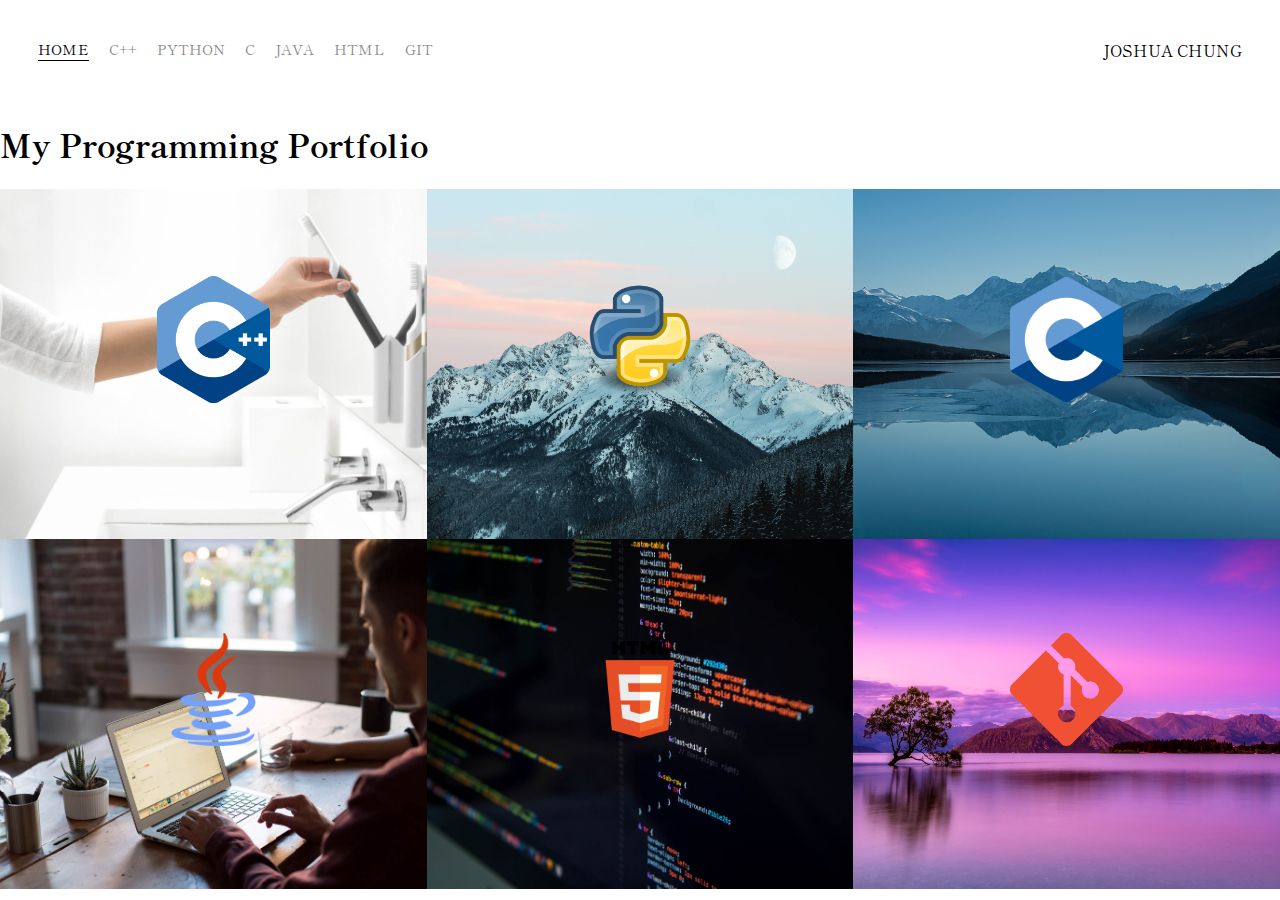
<file: index.html>
<!DOCTYPE html>
<html>
<head>
    <meta charset="utf-8" />
    <title>Joshua Chung's Portfolio</title>
    <link href="https://fonts.googleapis.com/css2?family=Shippori+Mincho+B1&display=swap" rel="stylesheet">
    <link rel="stylesheet" href="styles.css">
</head>
<body>
    <div class="container">
        <div class="nav-wrapper">
            <div class="left-side">
                <div class="nav-link-wrapper active-nav-link">
                    <a href="index.html">Home</a>
                </div>

                <div class="nav-link-wrapper">
                    <a href="Cpp.html">C++</a>
                </div>

                <div class="nav-link-wrapper">
                    <a href="Python.html">Python</a>
                </div>

                <div class="nav-link-wrapper">
                    <a href="C.html">C</a>
                </div>

                <div class="nav-link-wrapper">
                    <a href="Java.html">Java</a>
                </div>

                <div class="nav-link-wrapper">
                    <a href="HTML.html">HTML</a>
                </div>

                <div class="nav-link-wrapper">
                    <a href="Git.html">Git</a>
                </div>
            </div>

            <div class="right-side">
                <div class="brand">
                    <div>JOSHUA CHUNG</div>
                </div>
            </div>
        </div>

        <div class="heading">
            <h1>My Programming Portfolio</h1>
        </div>

        <div class="content-wrapper">
            <div class="portfolio-items-wrapper">

                <div class="portfolio-item-wrapper">
                    <div class="portfolio-img-background" style="background-image:url(images/portfolio1.jpg)"></div>

                    <div class="img-text-wrapper">
                        <div class="logo-wrapper">
                            <img src="images/logos/Cpp.png">
                        </div>

                        <div class="subtitle">
                            C++
                        </div>
                    </div>
                </div>

                <div class="portfolio-item-wrapper">
                    <div class="portfolio-img-background" style="background-image:url(images/portfolio2.jpg)"></div>

                    <div class="img-text-wrapper">
                        <div class="logo-wrapper">
                            <img src="images/logos/Python.png">
                        </div>

                        <div class="subtitle">
                            Python
                        </div>
                    </div>
                </div>

                <div class="portfolio-item-wrapper">
                    <div class="portfolio-img-background" style="background-image:url(images/portfolio3.jpg)"></div>

                    <div class="img-text-wrapper">
                        <div class="logo-wrapper">
                            <img src="images/logos/C.png">
                        </div>

                        <div class="subtitle">
                            C
                        </div>
                    </div>
                </div>

                <div class="portfolio-item-wrapper">
                    <div class="portfolio-img-background" style="background-image:url(images/portfolio4.jpg)"></div>

                    <div class="img-text-wrapper">
                        <div class="logo-wrapper">
                            <img src="images/logos/Java.png">
                        </div>

                        <div class="subtitle">
                            Java
                        </div>
                    </div>
                </div>

                <div class="portfolio-item-wrapper">
                    <div class="portfolio-img-background" style="background-image:url(images/portfolio5.jpg)"></div>

                    <div class="img-text-wrapper">
                        <div class="logo-wrapper">
                            <img src="images/logos/html.png">
                        </div>

                        <div class="subtitle">
                            HTML
                        </div>
                    </div>
                </div>

                <div class="portfolio-item-wrapper">
                    <div class="portfolio-img-background" style="background-image:url(images/portfolio6.jpg)"></div>

                    <div class="img-text-wrapper">
                        <div class="logo-wrapper">
                            <img src="images/logos/git.png">
                        </div>

                        <div class="subtitle">
                            Git
                        </div>
                    </div>
                </div>
            </div>
        </div>
        
    </div>
</body>
<script>
    const portfolioItems = document.querySelectorAll('.portfolio-item-wrapper')
    
    portfolioItems.forEach(portfolioItem => {
        portfolioItem.addEventListener('mouseover', () => {
            portfolioItem.childNodes[1].classList.add('img-darken');
        })

        portfolioItem.addEventListener('mouseout', () => {
            portfolioItem.childNodes[1].classList.remove('img-darken');
        })
    })
</script>
</html>
</file>
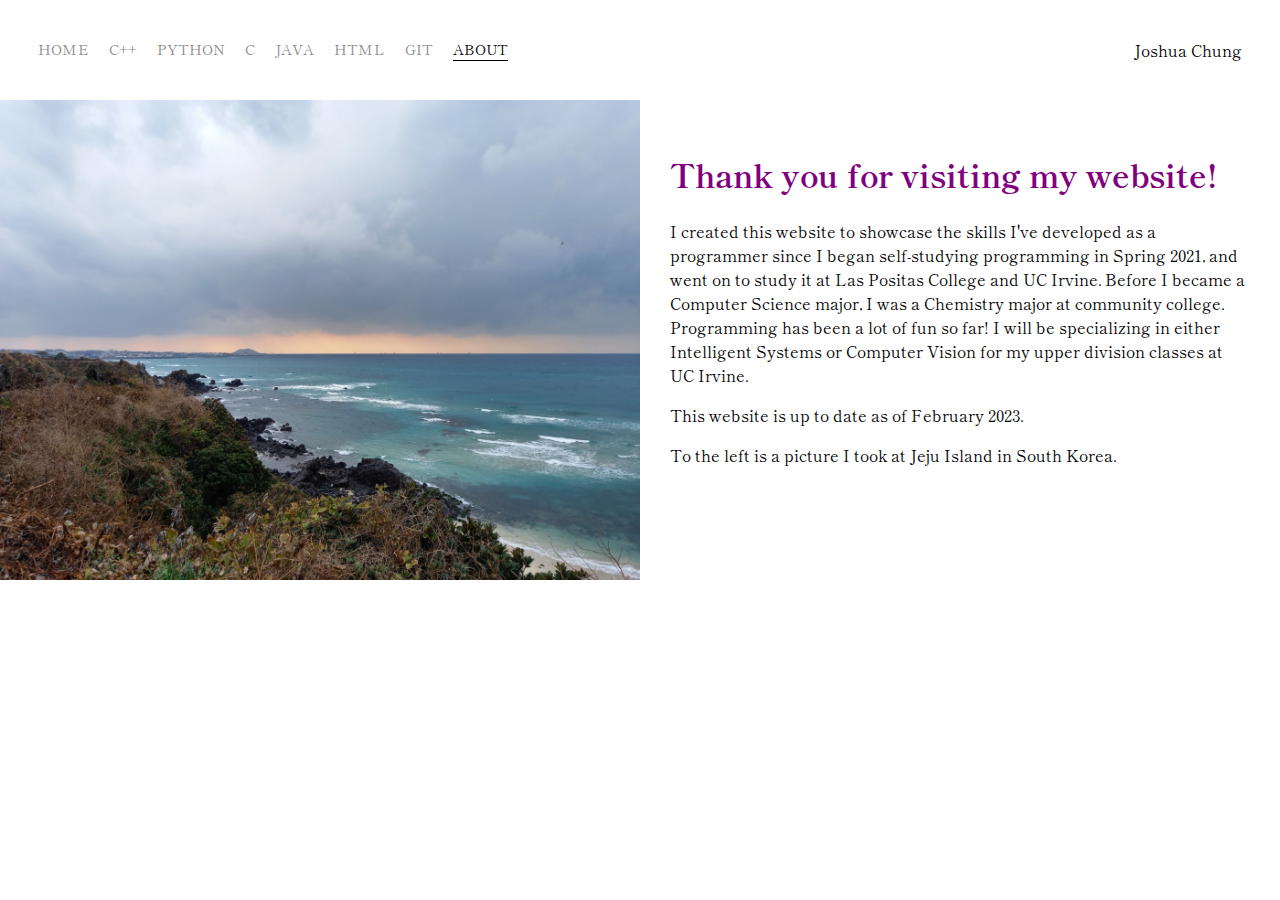
<file: about.html>
<!DOCTYPE html>
<html>
<head>
    <meta charset="utf-8" />
    <title>About</title>
    <link href="https://fonts.googleapis.com/css2?family=Shippori+Mincho+B1&display=swap" rel="stylesheet">
    <link rel="stylesheet" href="styles.css">
</head>
<body>
    <div class="container">
        <div class="nav-wrapper">
            <div class="left-side">
                <div class="nav-link-wrapper">
                    <a href="index.html">Home</a>
                </div>

                <div class="nav-link-wrapper">
                    <a href="Cpp.html">C++</a>
                </div>

                <div class="nav-link-wrapper">
                    <a href="Python.html">Python</a>
                </div>

                <div class="nav-link-wrapper">
                    <a href="C.html">C</a>
                </div>

                <div class="nav-link-wrapper">
                    <a href="Java.html">Java</a>
                </div>

                <div class="nav-link-wrapper">
                    <a href="HTML.html">HTML</a>
                </div>

                <div class="nav-link-wrapper">
                    <a href="Git.html">Git</a>
                </div>

                <div class="nav-link-wrapper active-nav-link">
                    <a href="about.html">About</a>
                </div>
            </div>

            <div class="right-side">
                <div class="brand">
                    <div>Joshua Chung</div>
                </div>
            </div>
        </div>

        <div class="content-wrapper">
            <div class="two-column-wrapper">
                <div class="profile-image-wrapper">
                    <img src="images/about-photo.jpg">
                </div>

                <div class="profile-content-wrapper">
                    <h1>Thank you for visiting my website!</h1>

                    <p>
                        I created this website to showcase the skills I've developed as a programmer since I began self-studying programming in Spring 2021, 
                        and went on to study it at Las Positas College and UC Irvine.
                        Before I became a Computer Science major, I was a Chemistry major at community college. Programming has been a lot of fun so far!
                        I will be specializing in either Intelligent Systems or Computer Vision for my upper division classes at UC Irvine.
                    </p>

                    <p>
                        This website is up to date as of February 2023.
                    </p>

                    <p>
                        To the left is a picture I took at Jeju Island in South Korea.
                    </p>
                </div>
            </div>
        </div>
    </div>
</body>
</html>
</file>
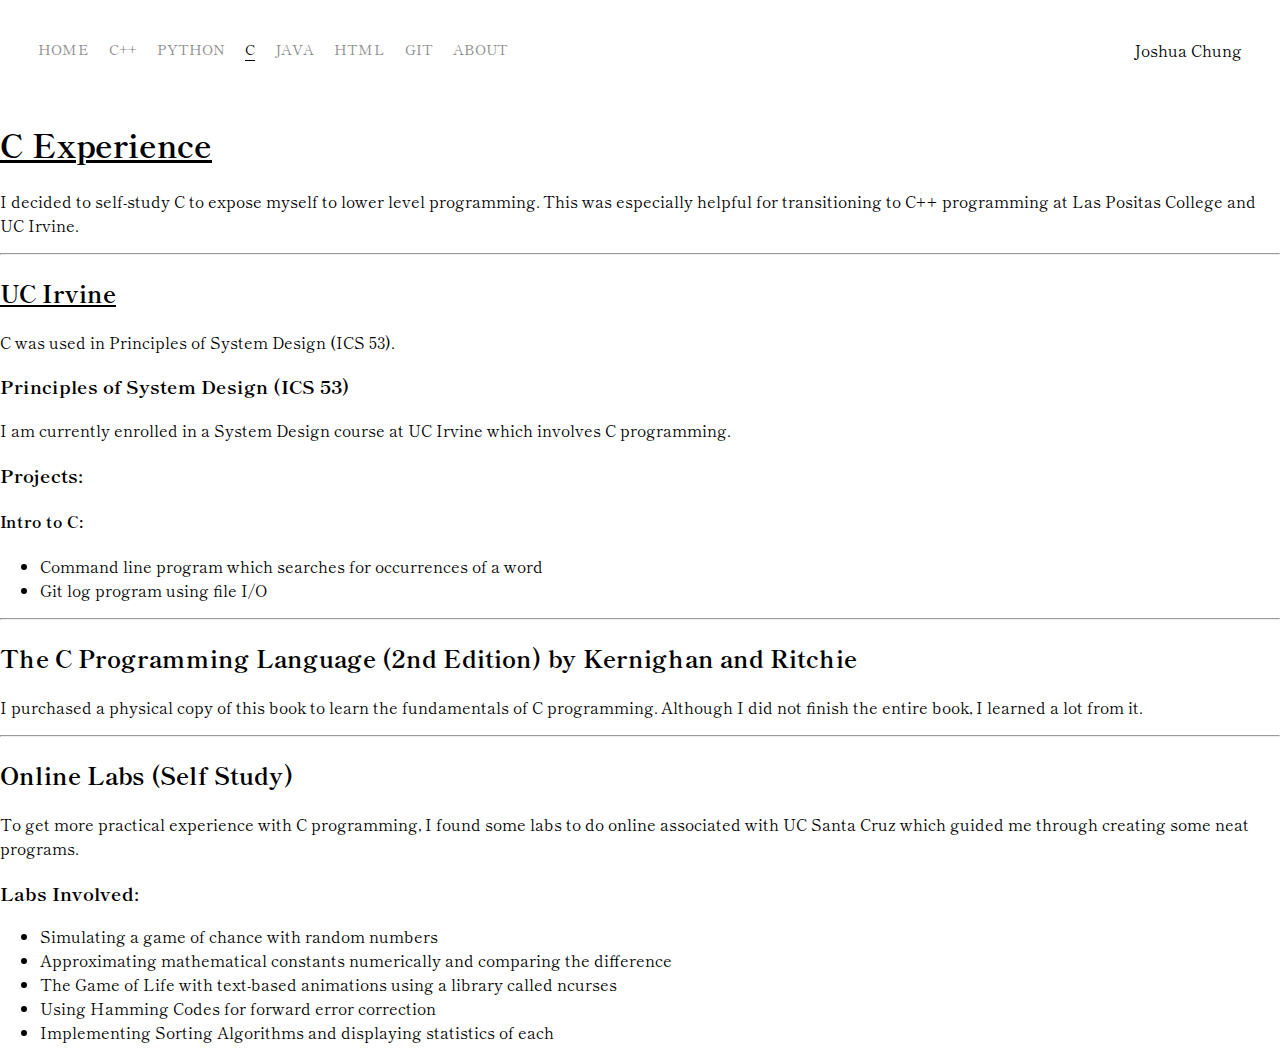
<file: C.html>
<!DOCTYPE html>
<html>
<head>
    <meta charset="utf-8" />
    <title>Joshua Chung's Portfolio</title>
    <link href="https://fonts.googleapis.com/css2?family=Shippori+Mincho+B1&display=swap" rel="stylesheet">
    <link rel="stylesheet" href="styles.css">
</head>
<body>
    <div class="container">
        <div class="nav-wrapper">
            <div class="left-side">
                <div class="nav-link-wrapper">
                    <a href="index.html">Home</a>
                </div>

                <div class="nav-link-wrapper">
                    <a href="Cpp.html">C++</a>
                </div>

                <div class="nav-link-wrapper">
                    <a href="Python.html">Python</a>
                </div>

                <div class="nav-link-wrapper active-nav-link">
                    <a href="C.html">C</a>
                </div>

                <div class="nav-link-wrapper">
                    <a href="Java.html">Java</a>
                </div>

                <div class="nav-link-wrapper">
                    <a href="HTML.html">HTML</a>
                </div>

                <div class="nav-link-wrapper">
                    <a href="Git.html">Git</a>
                </div>

                <div class="nav-link-wrapper">
                    <a href="about.html">About</a>
                </div>
            </div>

            <div class="right-side">
                <div class="brand">
                    <div>Joshua Chung</div>
                </div>
            </div>
        </div>

        <div class="content-wrapper">
            <h1><u>C Experience</u></h1>
            <p>
                I decided to self-study C to expose myself to lower level programming. This was especially helpful for transitioning
                to C++ programming at Las Positas College and UC Irvine.
            </p>
            <hr>

            <h2><u>UC Irvine</u></h2>
            <p>
                C was used in Principles of System Design (ICS 53).
            </p>

            <h3>Principles of System Design (ICS 53)</h3>
            <p>
                I am currently enrolled in a System Design course at UC Irvine which involves C programming.
            </p>
            <h3>Projects:</h3>
            <h4>Intro to C:</h4>
            <ul>
                <li>Command line program which searches for occurrences of a word</li>
                <li>Git log program using file I/O</li>
            </ul>
            <hr>

            <h2>The C Programming Language (2nd Edition) by Kernighan and Ritchie</h2>
            <p>
                I purchased a physical copy of this book to learn the fundamentals of C programming. Although I did not finish
                the entire book, I learned a lot from it.
            </p>
            <hr>

            <h2>Online Labs (Self Study)</h2>
            <p>
                To get more practical experience with C programming, I found some labs to do online associated with UC Santa Cruz
                which guided me through creating some neat programs.
            </p>
            <h3>Labs Involved:</h3>
            <ul>
                <li>Simulating a game of chance with random numbers</li>
                <li>Approximating mathematical constants numerically and comparing the difference</li>
                <li>The Game of Life with text-based animations using a library called ncurses</li>
                <li>Using Hamming Codes for forward error correction</li>
                <li>Implementing Sorting Algorithms and displaying statistics of each</li>
            </ul>
        </div>
    </div>
</body>
</file>
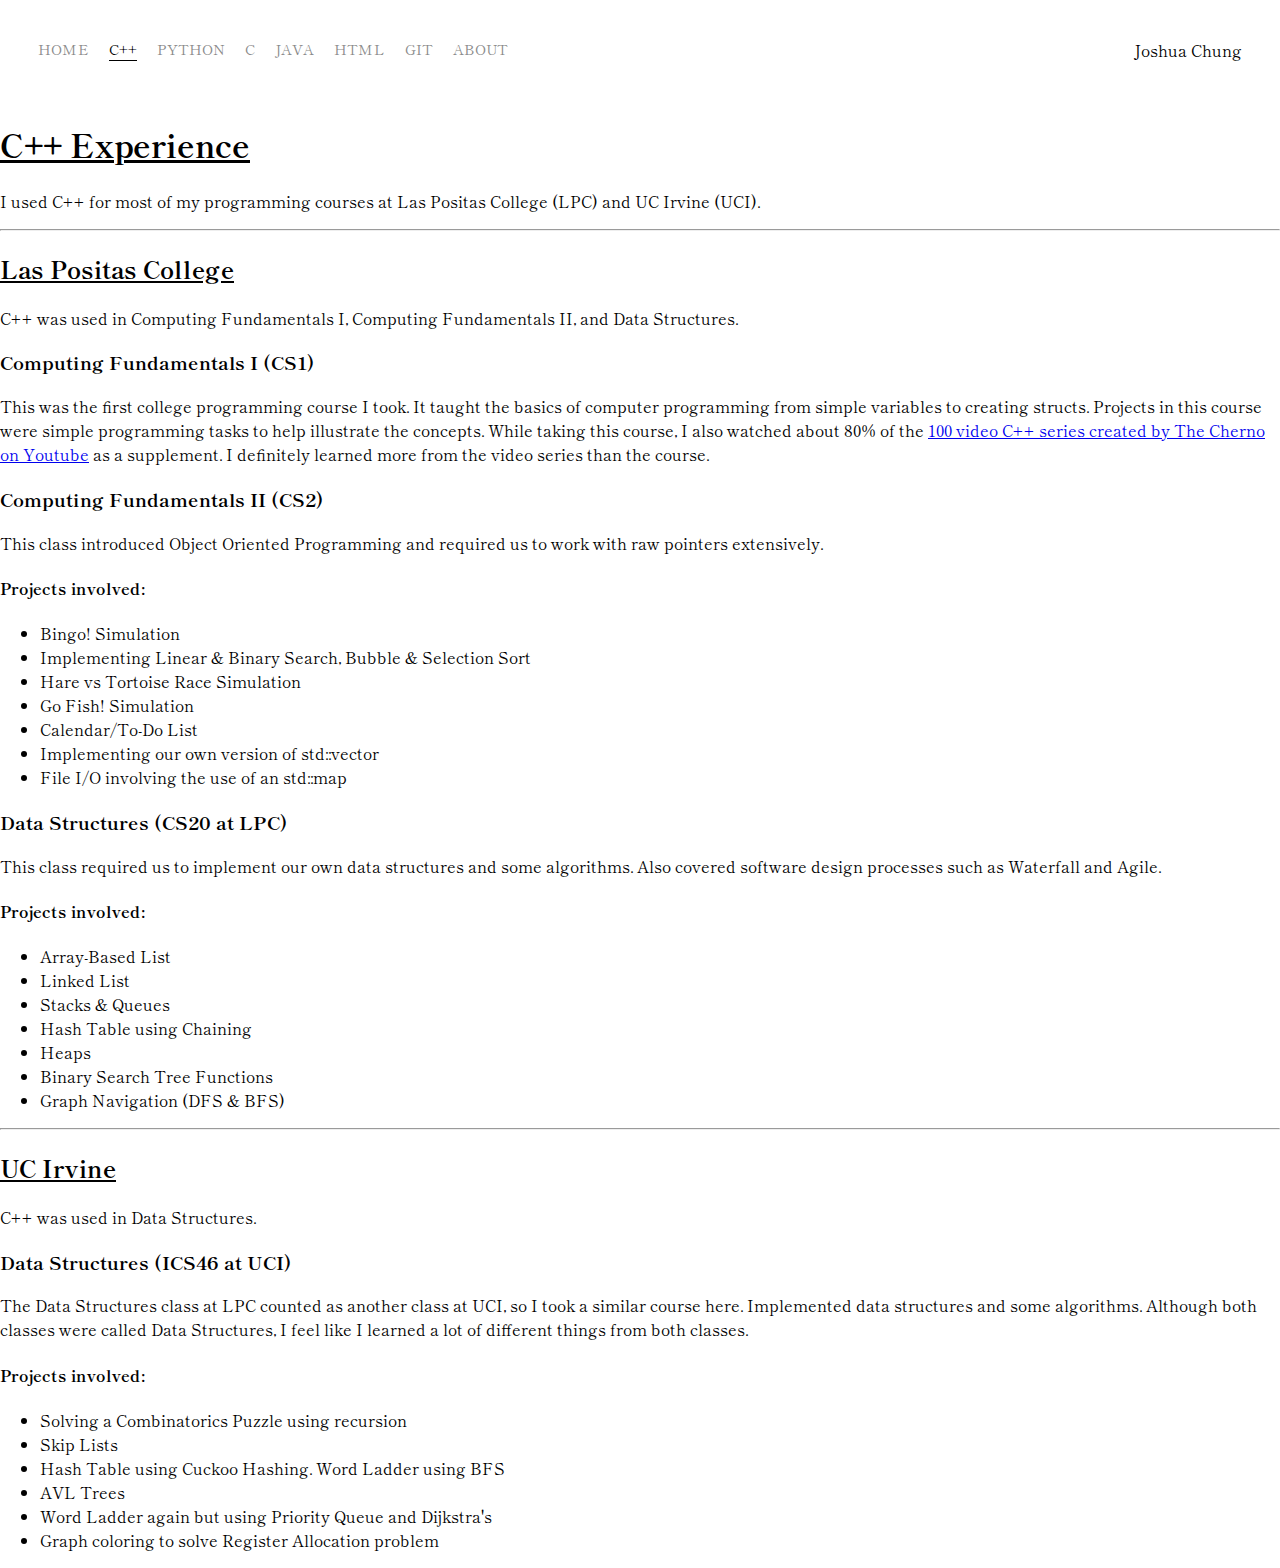
<file: Cpp.html>
<!DOCTYPE html>
<html>
<head>
    <meta charset="utf-8" />
    <title>Joshua Chung's Portfolio</title>
    <link href="https://fonts.googleapis.com/css2?family=Shippori+Mincho+B1&display=swap" rel="stylesheet">
    <link rel="stylesheet" href="styles.css">
</head>
<body>
    <div class="container">
        <div class="nav-wrapper">
            <div class="left-side">
                <div class="nav-link-wrapper">
                    <a href="index.html">Home</a>
                </div>

                <div class="nav-link-wrapper active-nav-link">
                    <a href="Cpp.html">C++</a>
                </div>

                <div class="nav-link-wrapper">
                    <a href="Python.html">Python</a>
                </div>

                <div class="nav-link-wrapper">
                    <a href="C.html">C</a>
                </div>

                <div class="nav-link-wrapper">
                    <a href="Java.html">Java</a>
                </div>

                <div class="nav-link-wrapper">
                    <a href="HTML.html">HTML</a>
                </div>

                <div class="nav-link-wrapper">
                    <a href="Git.html">Git</a>
                </div>

                <div class="nav-link-wrapper">
                    <a href="about.html">About</a>
                </div>
            </div>

            <div class="right-side">
                <div class="brand">
                    <div>Joshua Chung</div>
                </div>
            </div>
        </div>

        <div class="content-wrapper">
            <h1><u>C++ Experience</u></h1>

            <p>I used C++ for most of my programming courses at Las Positas College (LPC) and UC Irvine (UCI).</p>
            <hr>

            <h2><u>Las Positas College</u></h2>
            <p>C++ was used in Computing Fundamentals I, Computing Fundamentals II, and Data Structures. </p>

            <h3>Computing Fundamentals I (CS1)</h3>
            <p>
                This was the first college programming course I took. It taught the basics of computer programming from simple variables to creating structs.
                Projects in this course were simple programming tasks to help illustrate the concepts.
                While taking this course, I also watched about 80% of the <a href="https://www.youtube.com/playlist?list=PLlrATfBNZ98dudnM48yfGUldqGD0S4FFb">100 video C++ series created by The Cherno on Youtube</a>
                as a supplement. I definitely learned more from the video series than the course.
            </p>

            <h3>Computing Fundamentals II (CS2)</h3>
            <p>
                This class introduced Object Oriented Programming and required us to work with raw pointers extensively.
            </p>
            <h4>Projects involved:</h4>
            <ul>
                <li>Bingo! Simulation</li>
                <li>Implementing Linear & Binary Search, Bubble & Selection Sort</li>
                <li>Hare vs Tortoise Race Simulation</li>
                <li>Go Fish! Simulation</li>
                <li>Calendar/To-Do List</li>
                <li>Implementing our own version of std::vector</li>
                <li>File I/O involving the use of an std::map</li>
            </ul>

            <h3>Data Structures (CS20 at LPC)</h3>
            <p>
                This class required us to implement our own data structures and some algorithms. 
                Also covered software design processes such as Waterfall and Agile.
            </p>
            <h4>Projects involved:</h4>
            <ul>
                <li>Array-Based List</li>
                <li>Linked List</li>
                <li>Stacks & Queues</li>
                <li>Hash Table using Chaining</li>
                <li>Heaps</li>
                <li>Binary Search Tree Functions</li>
                <li>Graph Navigation (DFS & BFS)</li>
            </ul>
            <hr>

            <h2><u>UC Irvine</u></h2>
            <p>C++ was used in Data Structures.</p>

            <h3>Data Structures (ICS46 at UCI)</h3>
            <p>
                The Data Structures class at LPC counted as another class at UCI, so I took a similar course here. Implemented data structures and some algorithms.
                Although both classes were called Data Structures, I feel like I learned a lot of different things from both classes.
            </p>
            <h4>Projects involved:</h4>
            <ul>
                <li>Solving a Combinatorics Puzzle using recursion</li>
                <li>Skip Lists</li>
                <li>Hash Table using Cuckoo Hashing. Word Ladder using BFS</li>
                <li>AVL Trees</li>
                <li>Word Ladder again but using Priority Queue and Dijkstra's</li>
                <li>Graph coloring to solve Register Allocation problem</li>
            </ul>
        </div>
    </div>
</body>
</file>
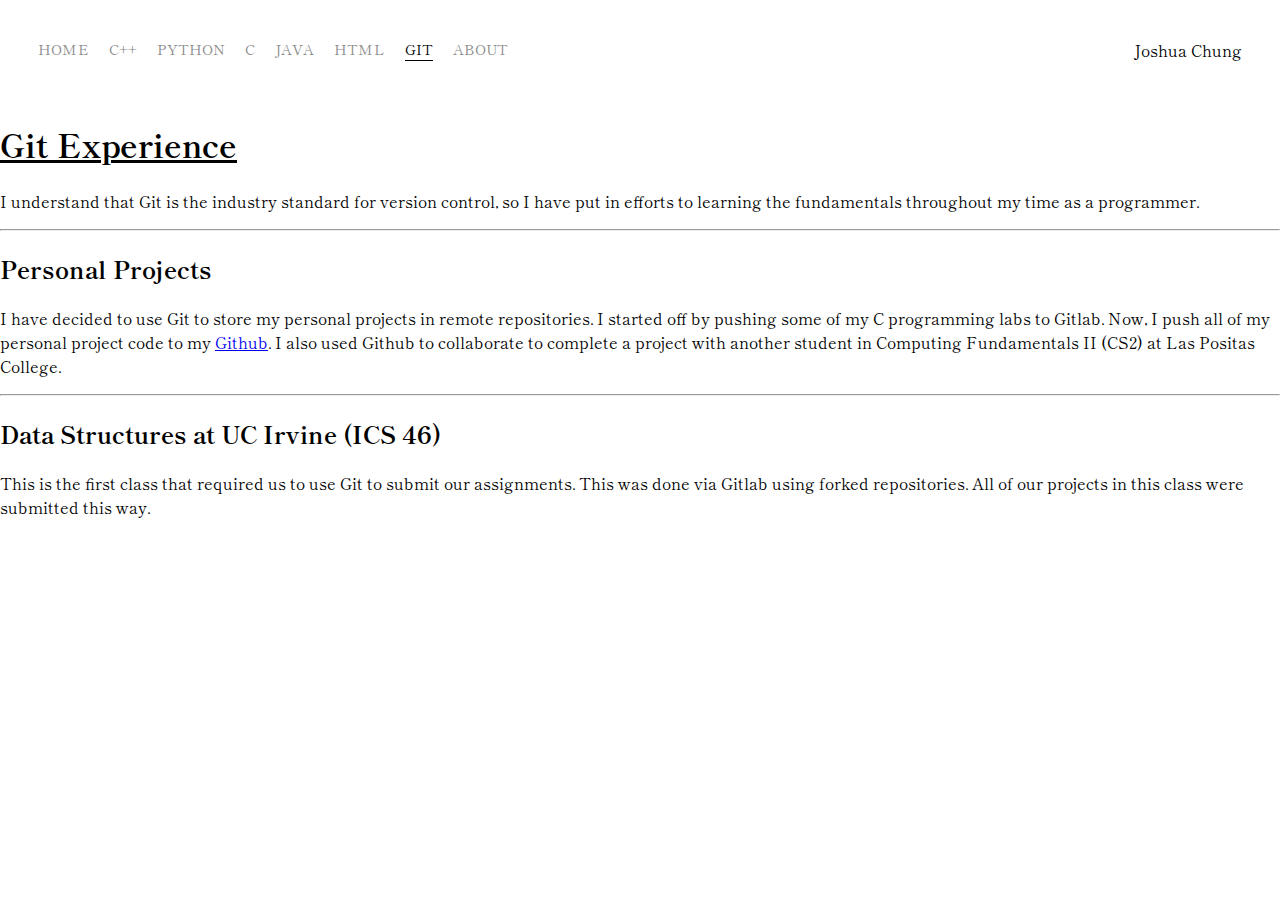
<file: Git.html>
<!DOCTYPE html>
<html>
<head>
    <meta charset="utf-8" />
    <title>Joshua Chung's Portfolio</title>
    <link href="https://fonts.googleapis.com/css2?family=Shippori+Mincho+B1&display=swap" rel="stylesheet">
    <link rel="stylesheet" href="styles.css">
</head>
<body>
    <div class="container">
        <div class="nav-wrapper">
            <div class="left-side">
                <div class="nav-link-wrapper">
                    <a href="index.html">Home</a>
                </div>

                <div class="nav-link-wrapper">
                    <a href="Cpp.html">C++</a>
                </div>

                <div class="nav-link-wrapper">
                    <a href="Python.html">Python</a>
                </div>

                <div class="nav-link-wrapper">
                    <a href="C.html">C</a>
                </div>

                <div class="nav-link-wrapper">
                    <a href="Java.html">Java</a>
                </div>

                <div class="nav-link-wrapper">
                    <a href="HTML.html">HTML</a>
                </div>

                <div class="nav-link-wrapper active-nav-link">
                    <a href="Git.html">Git</a>
                </div>

                <div class="nav-link-wrapper">
                    <a href="about.html">About</a>
                </div>
            </div>

            <div class="right-side">
                <div class="brand">
                    <div>Joshua Chung</div>
                </div>
            </div>
        </div>

        <div class="content-wrapper">
            <h1><u>Git Experience</u></h1>
            <p>
                I understand that Git is the industry standard for version control, so I have put in efforts to learning the fundamentals
                throughout my time as a programmer.
            </p>
            <hr>

            <h2>Personal Projects</h2>
            <p>
                I have decided to use Git to store my personal projects in remote repositories. I started off by pushing some of my C programming
                labs to Gitlab. Now, I push all of my personal project code to my <a href="https://github.com/bokkisec">Github</a>. I also used
                Github to collaborate to complete a project with another student in Computing Fundamentals II (CS2) at Las Positas College.
            </p>
            <hr>

            <h2>Data Structures at UC Irvine (ICS 46)</h2>
            <p>
                This is the first class that required us to use Git to submit our assignments. This was done via Gitlab using forked repositories.
                All of our projects in this class were submitted this way.
            </p>
        </div>
    </div>
</body>
</file>
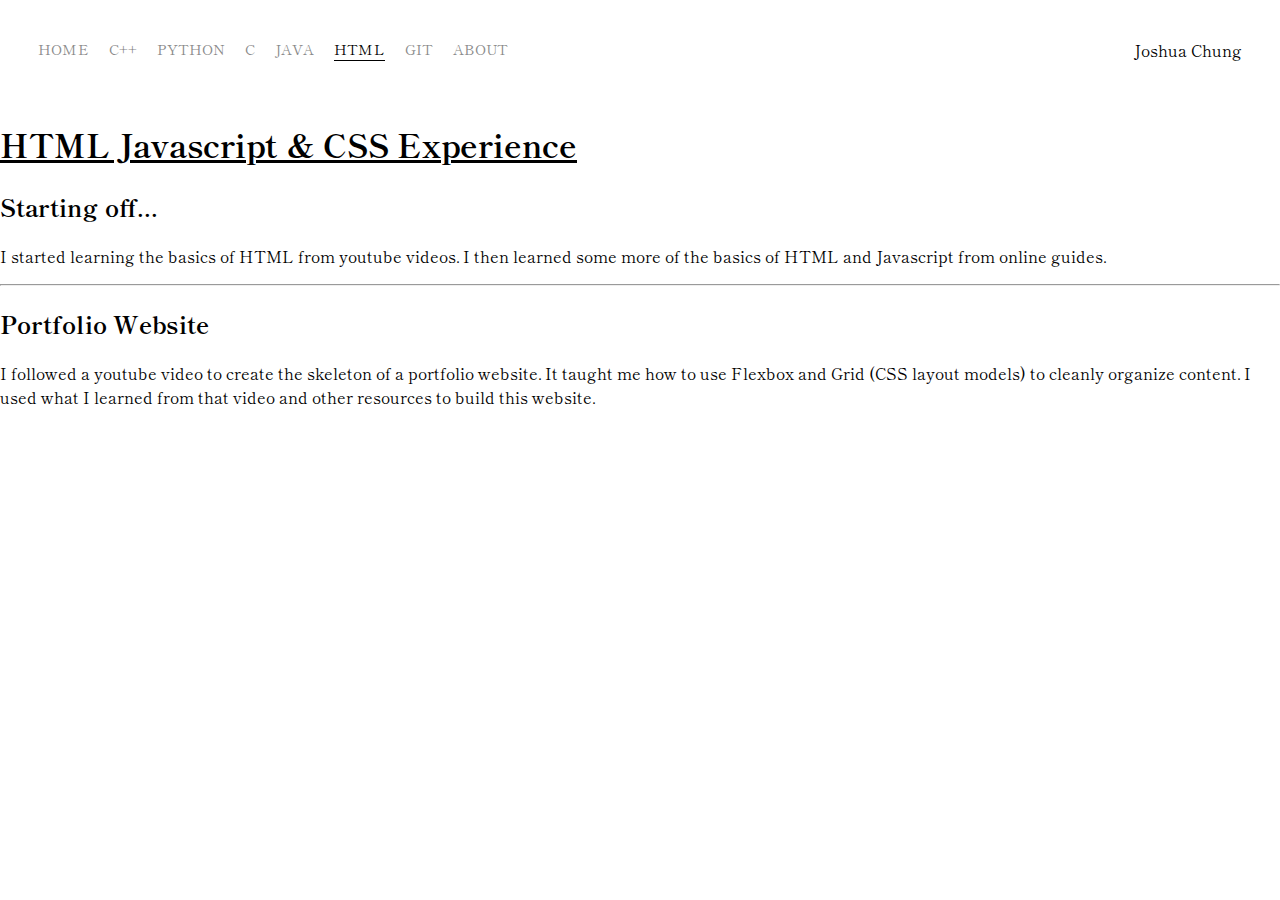
<file: HTML.html>
<!DOCTYPE html>
<html>
<head>
    <meta charset="utf-8" />
    <title>Joshua Chung's Portfolio</title>
    <link href="https://fonts.googleapis.com/css2?family=Shippori+Mincho+B1&display=swap" rel="stylesheet">
    <link rel="stylesheet" href="styles.css">
</head>
<body>
    <div class="container">
        <div class="nav-wrapper">
            <div class="left-side">
                <div class="nav-link-wrapper">
                    <a href="index.html">Home</a>
                </div>

                <div class="nav-link-wrapper">
                    <a href="Cpp.html">C++</a>
                </div>

                <div class="nav-link-wrapper">
                    <a href="Python.html">Python</a>
                </div>

                <div class="nav-link-wrapper">
                    <a href="C.html">C</a>
                </div>

                <div class="nav-link-wrapper">
                    <a href="Java.html">Java</a>
                </div>

                <div class="nav-link-wrapper active-nav-link">
                    <a href="HTML.html">HTML</a>
                </div>

                <div class="nav-link-wrapper">
                    <a href="Git.html">Git</a>
                </div>

                <div class="nav-link-wrapper">
                    <a href="about.html">About</a>
                </div>
            </div>

            <div class="right-side">
                <div class="brand">
                    <div>Joshua Chung</div>
                </div>
            </div>
        </div>

        <div class="content-wrapper">
            <h1><u>HTML Javascript & CSS Experience</u></h1>

            <h2>Starting off...</h2>
            <p>
                I started learning the basics of HTML from youtube videos. I then learned some more of the basics of HTML and Javascript from online guides.
            </p>
            <hr>

            <h2>Portfolio Website</h2>
            <p>
                I followed a youtube video to create the skeleton of a portfolio website. It taught me how to use Flexbox and Grid
                (CSS layout models) to cleanly organize content.
                I used what I learned from that video and other resources to build this website.
            </p>

        </div>
    </div>
</body>
</file>
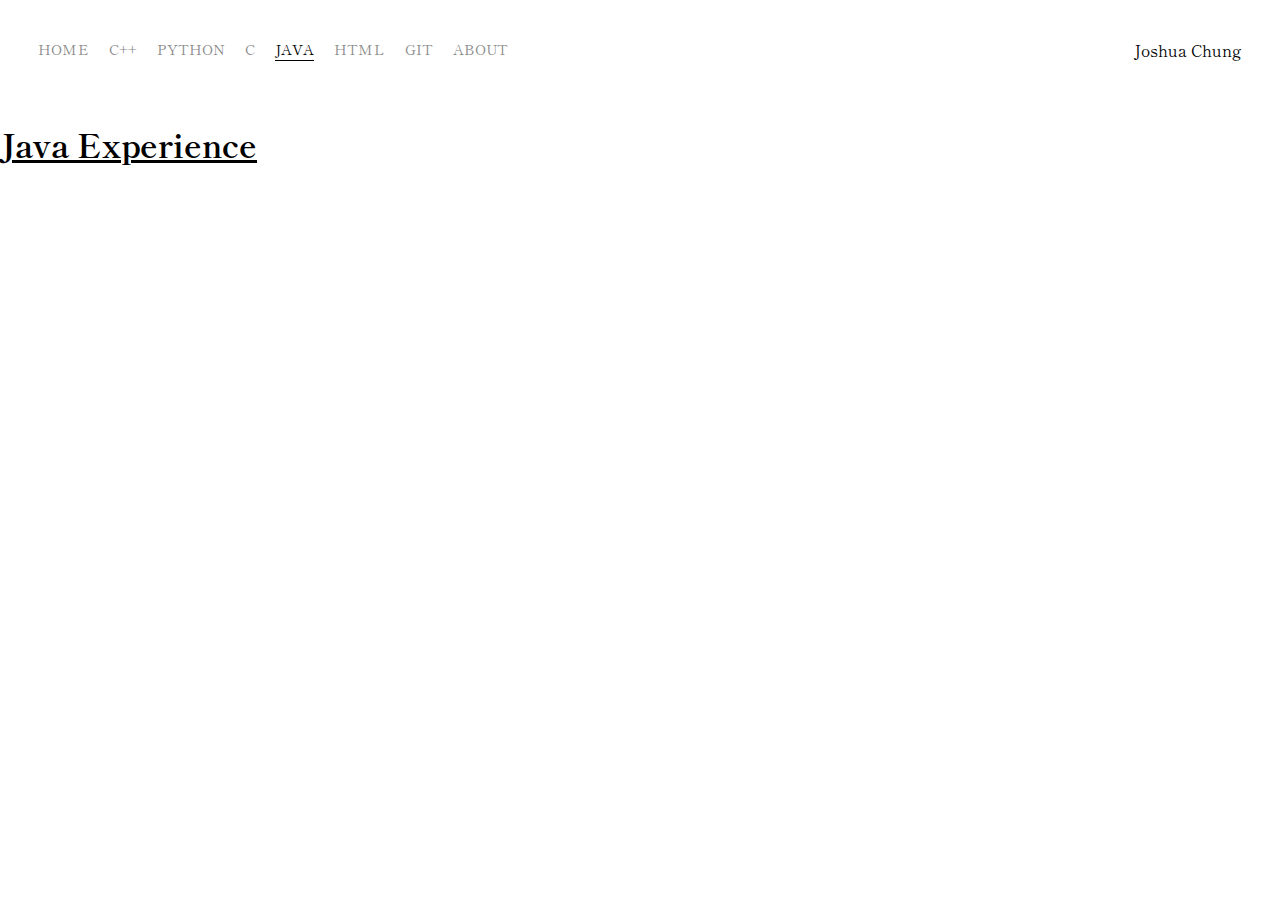
<file: Java.html>
<!DOCTYPE html>
<html>
<head>
    <meta charset="utf-8" />
    <title>Joshua Chung's Portfolio</title>
    <link href="https://fonts.googleapis.com/css2?family=Shippori+Mincho+B1&display=swap" rel="stylesheet">
    <link rel="stylesheet" href="styles.css">
</head>
<body>
    <div class="container">
        <div class="nav-wrapper">
            <div class="left-side">
                <div class="nav-link-wrapper">
                    <a href="index.html">Home</a>
                </div>

                <div class="nav-link-wrapper">
                    <a href="Cpp.html">C++</a>
                </div>

                <div class="nav-link-wrapper">
                    <a href="Python.html">Python</a>
                </div>

                <div class="nav-link-wrapper">
                    <a href="C.html">C</a>
                </div>

                <div class="nav-link-wrapper active-nav-link">
                    <a href="Java.html">Java</a>
                </div>

                <div class="nav-link-wrapper">
                    <a href="HTML.html">HTML</a>
                </div>

                <div class="nav-link-wrapper">
                    <a href="Git.html">Git</a>
                </div>

                <div class="nav-link-wrapper">
                    <a href="about.html">About</a>
                </div>
            </div>

            <div class="right-side">
                <div class="brand">
                    <div>Joshua Chung</div>
                </div>
            </div>
        </div>

        <div class="content-wrapper">
            <h1><u>Java Experience</u></h1>
        </div>
    </div>
</body>
</file>
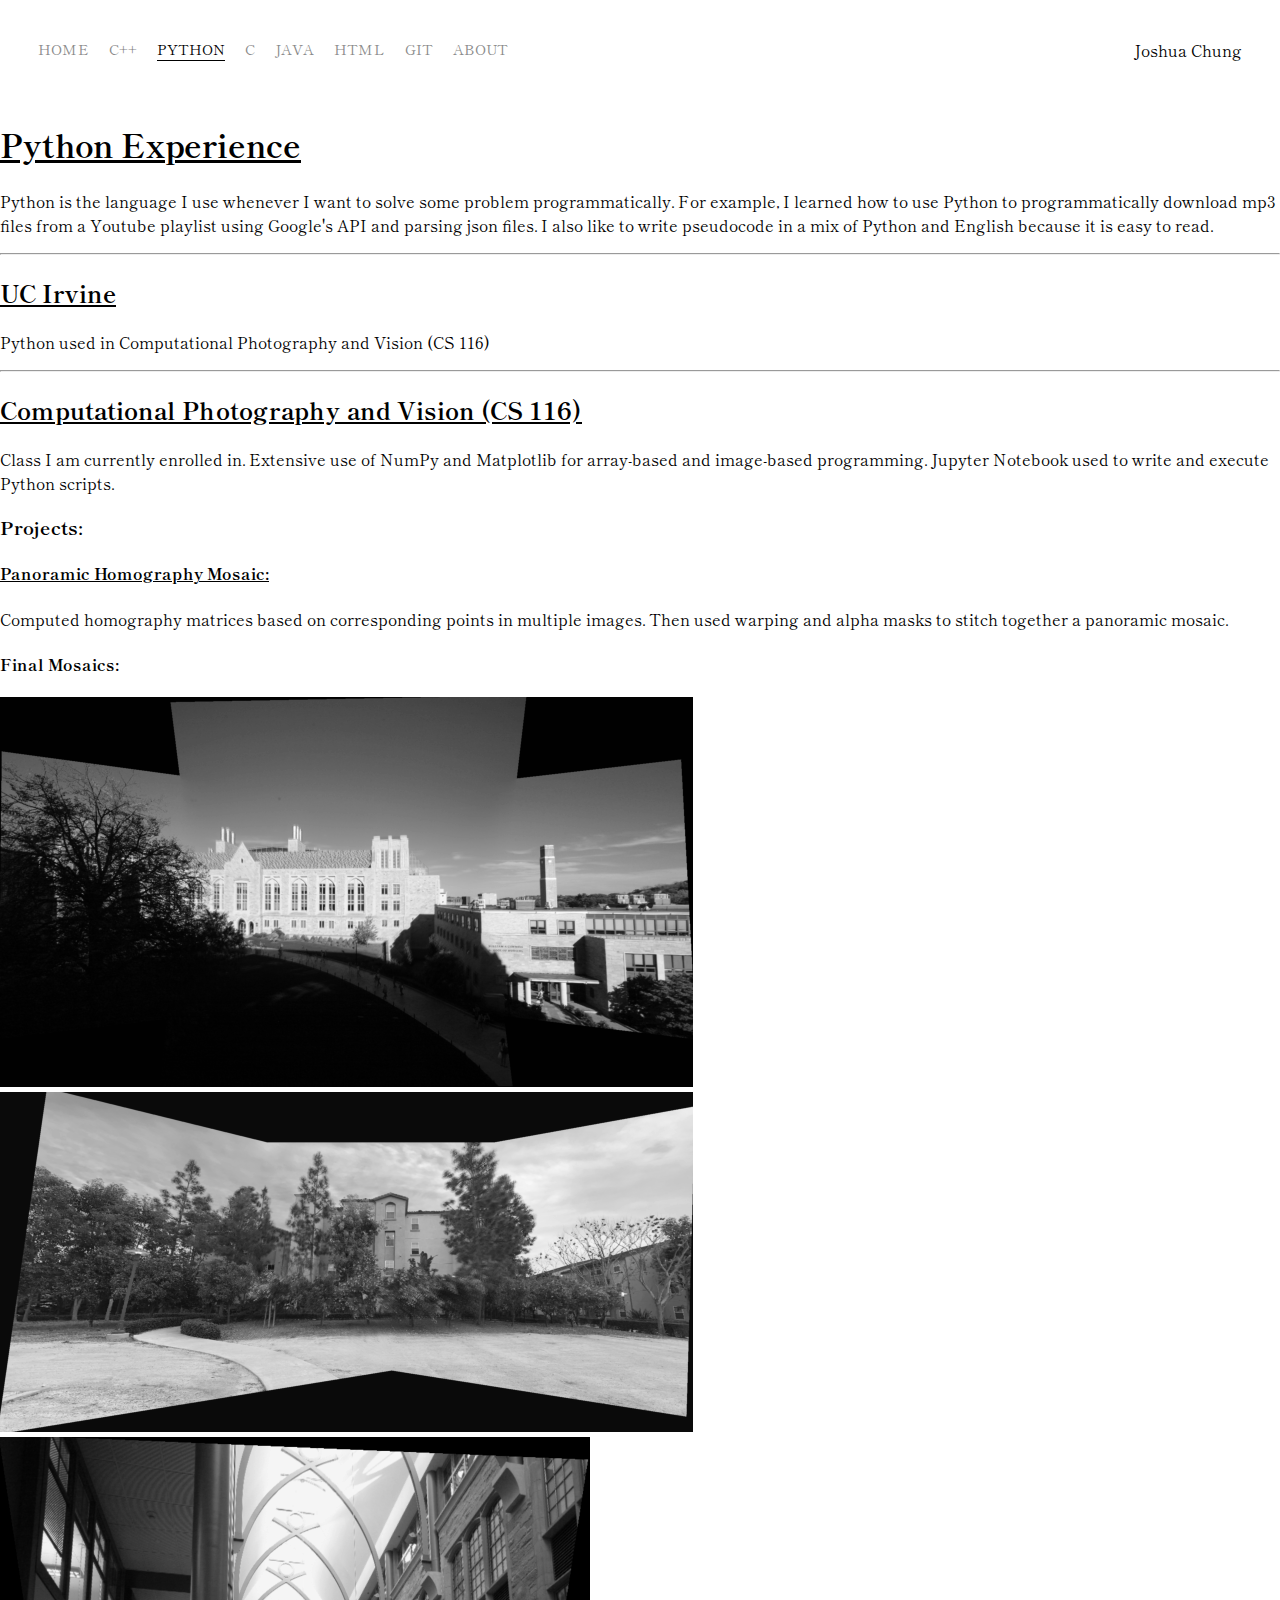
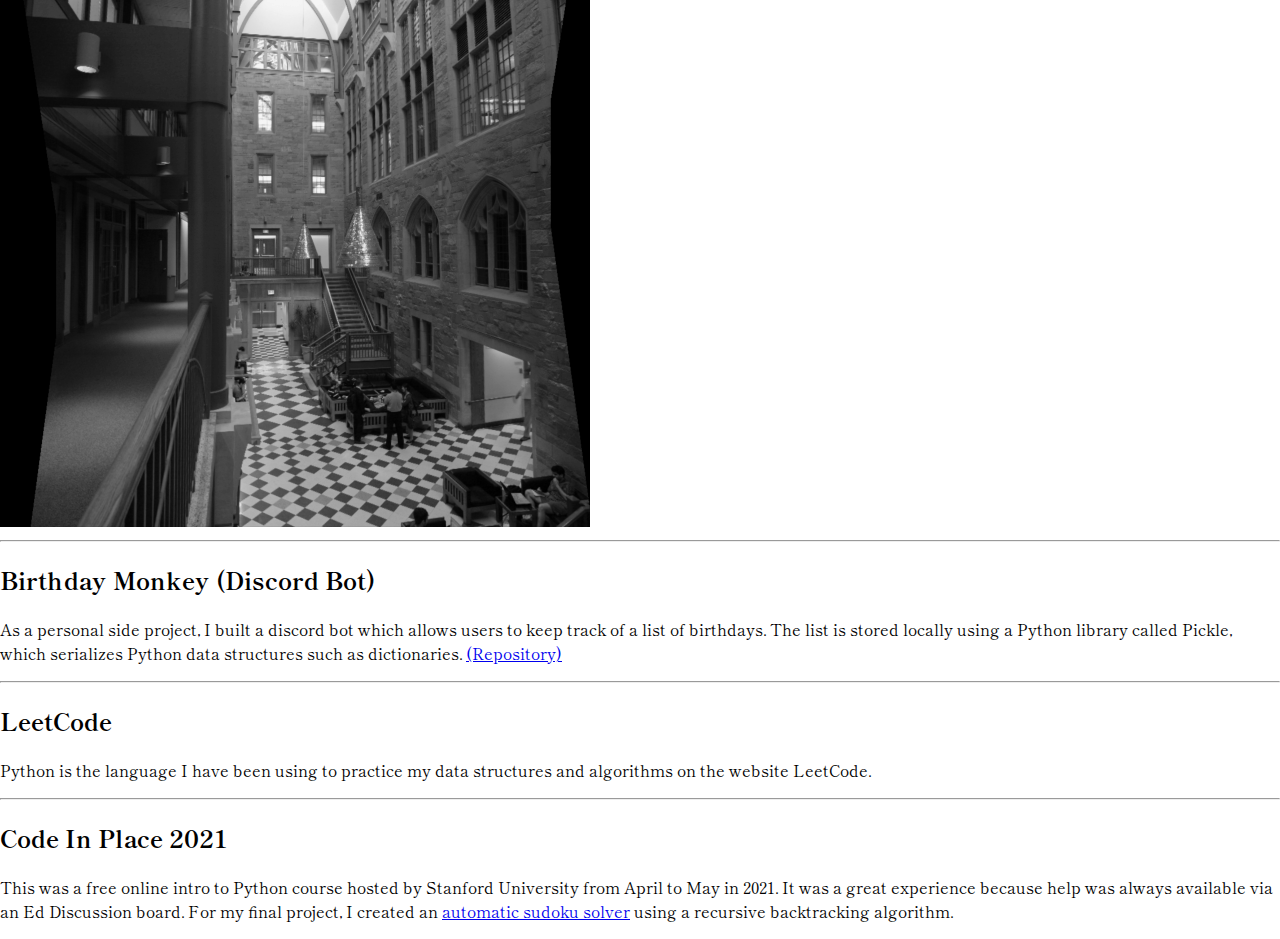
<file: Python.html>
<!DOCTYPE html>
<html>
<head>
    <meta charset="utf-8" />
    <title>Joshua Chung's Portfolio</title>
    <link href="https://fonts.googleapis.com/css2?family=Shippori+Mincho+B1&display=swap" rel="stylesheet">
    <link rel="stylesheet" href="styles.css">
</head>
<body>
    <div class="container">
        <div class="nav-wrapper">
            <div class="left-side">
                <div class="nav-link-wrapper">
                    <a href="index.html">Home</a>
                </div>

                <div class="nav-link-wrapper">
                    <a href="Cpp.html">C++</a>
                </div>

                <div class="nav-link-wrapper active-nav-link">
                    <a href="Python.html">Python</a>
                </div>

                <div class="nav-link-wrapper">
                    <a href="C.html">C</a>
                </div>

                <div class="nav-link-wrapper">
                    <a href="Java.html">Java</a>
                </div>

                <div class="nav-link-wrapper">
                    <a href="HTML.html">HTML</a>
                </div>

                <div class="nav-link-wrapper">
                    <a href="Git.html">Git</a>
                </div>

                <div class="nav-link-wrapper">
                    <a href="about.html">About</a>
                </div>
            </div>

            <div class="right-side">
                <div class="brand">
                    <div>Joshua Chung</div>
                </div>
            </div>
        </div>

        <div class="content-wrapper">
            <h1><u>Python Experience</u></h1>
            <p>
                Python is the language I use whenever I want to solve some problem programmatically. For example, I learned how to use
                Python to programmatically download mp3 files from a Youtube playlist using Google's API and parsing json files.
                I also like to write pseudocode in a mix of Python and English because it is easy to read.
            </p>
            <hr>

            <h2><u>UC Irvine</u></h2>
            <p>
                Python used in Computational Photography and Vision (CS 116)
            </p>
            <hr>

            <h2><u>Computational Photography and Vision (CS 116)</u></h2>
            <p>
                Class I am currently enrolled in. Extensive use of NumPy and Matplotlib for array-based and image-based programming.
                Jupyter Notebook used to write and execute Python scripts.
            </p>
            <h3>Projects:</h3>
            <h4><u>Panoramic Homography Mosaic:</u></h4>
            <p>
                Computed homography matrices based on corresponding points in multiple images. Then used warping and alpha masks to stitch together a panoramic mosaic.
            </p>
            <h4>Final Mosaics:</h4>
            <span>
                <img src="images/panoramas/mosaic2.png">
                <img src="images/panoramas/mosaic3.png">
                <img src="images/panoramas/mosaic1.png">
            </span>
            <hr>

            <h2>Birthday Monkey (Discord Bot)</h2>
            <p>
                As a personal side project, I built a discord bot which allows users to keep track of a list of birthdays.
                The list is stored locally using a Python library called Pickle, which serializes Python data structures
                such as dictionaries. <a href="https://github.com/bokkisec/BdayMonkey">(Repository)</a>
            </p>
            <hr>

            <h2>LeetCode</h2>
            <p>
                Python is the language I have been using to practice my data structures and algorithms on the website LeetCode.
            </p>
            <hr>

            <h2>Code In Place 2021</h2>
            <p>
                This was a free online intro to Python course hosted by Stanford University from April to May in 2021. It was a great experience because
                help was always available via an Ed Discussion board. For my final project, 
                I created an <a href="https://github.com/bokkisec/sudoku_project">automatic sudoku solver</a> using a recursive backtracking
                algorithm.
            </p>
        </div>
    </div>
</body>
</file>
<file: styles.css>
/* Master styles */
body {
    font-family: 'Shippori Mincho B1', serif;
    margin: 0px;
}

.container {
    display: grid;
    grid-template-columns: 1fr;
}

/* Nav styles */
.nav-wrapper {
    display: flex;
    justify-content: space-between;
    padding: 38px;
}

.left-side {
    display: flex;
}

.nav-wrapper > .left-side > div {
    margin-right: 20px;
    font-size: 0.9em;
    text-transform: uppercase;
}

.nav-link-wrapper {
    height: 22px;
    border-bottom: 1px solid transparent;
    transition: border-bottom 0.5s;
}

.nav-link-wrapper a {
    color: #8a8a8a;
    text-decoration: none;
    transition: color 0.5s;
}

.nav-link-wrapper:hover {
    border-bottom: 1px solid black;
}

.nav-link-wrapper a:hover {
    color: black;
}

.active-nav-link {
    border-bottom: 1px solid black;
}

.active-nav-link a {
    color: black !important;
}

/* Portfolio styles */

.portfolio-items-wrapper {
    display: grid;
    grid-template-columns: 1fr 1fr 1fr;
}

.portfolio-item-wrapper {
    position: relative;
}

.portfolio-img-background {
    height: 350px;
    width: 100%;
    background-size: cover;
    background-position: center;
    background-repeat: no-repeat;
}

.img-text-wrapper {
    position: absolute;
    top: 0;
    display: flex;
    flex-direction: column;
    justify-content: center;
    align-items: center;
    height: 100%;
    text-align: center;
    padding-left: 100px;
    padding-right: 100px;
}

.logo-wrapper img {
    width: 50%;
    margin-bottom: 20px;
}

.img-text-wrapper .subtitle {
    transition: 1s;
    font-weight: 600;
    color: transparent;
}

.img-text-wrapper:hover .subtitle {
    font-weight: 600;
    color: lightseagreen;
}

.img-darken {
    transition: 1s;
    filter: brightness(10%);
}

/* About page */
.two-column-wrapper {
    display: grid;
    grid-template-columns: 1fr 1fr;
}

.profile-image-wrapper img {
    width: 100%;
}

.profile-content-wrapper {
    padding: 30px;
}

.profile-content-wrapper h1 {
    color: purple;
}
</file>
